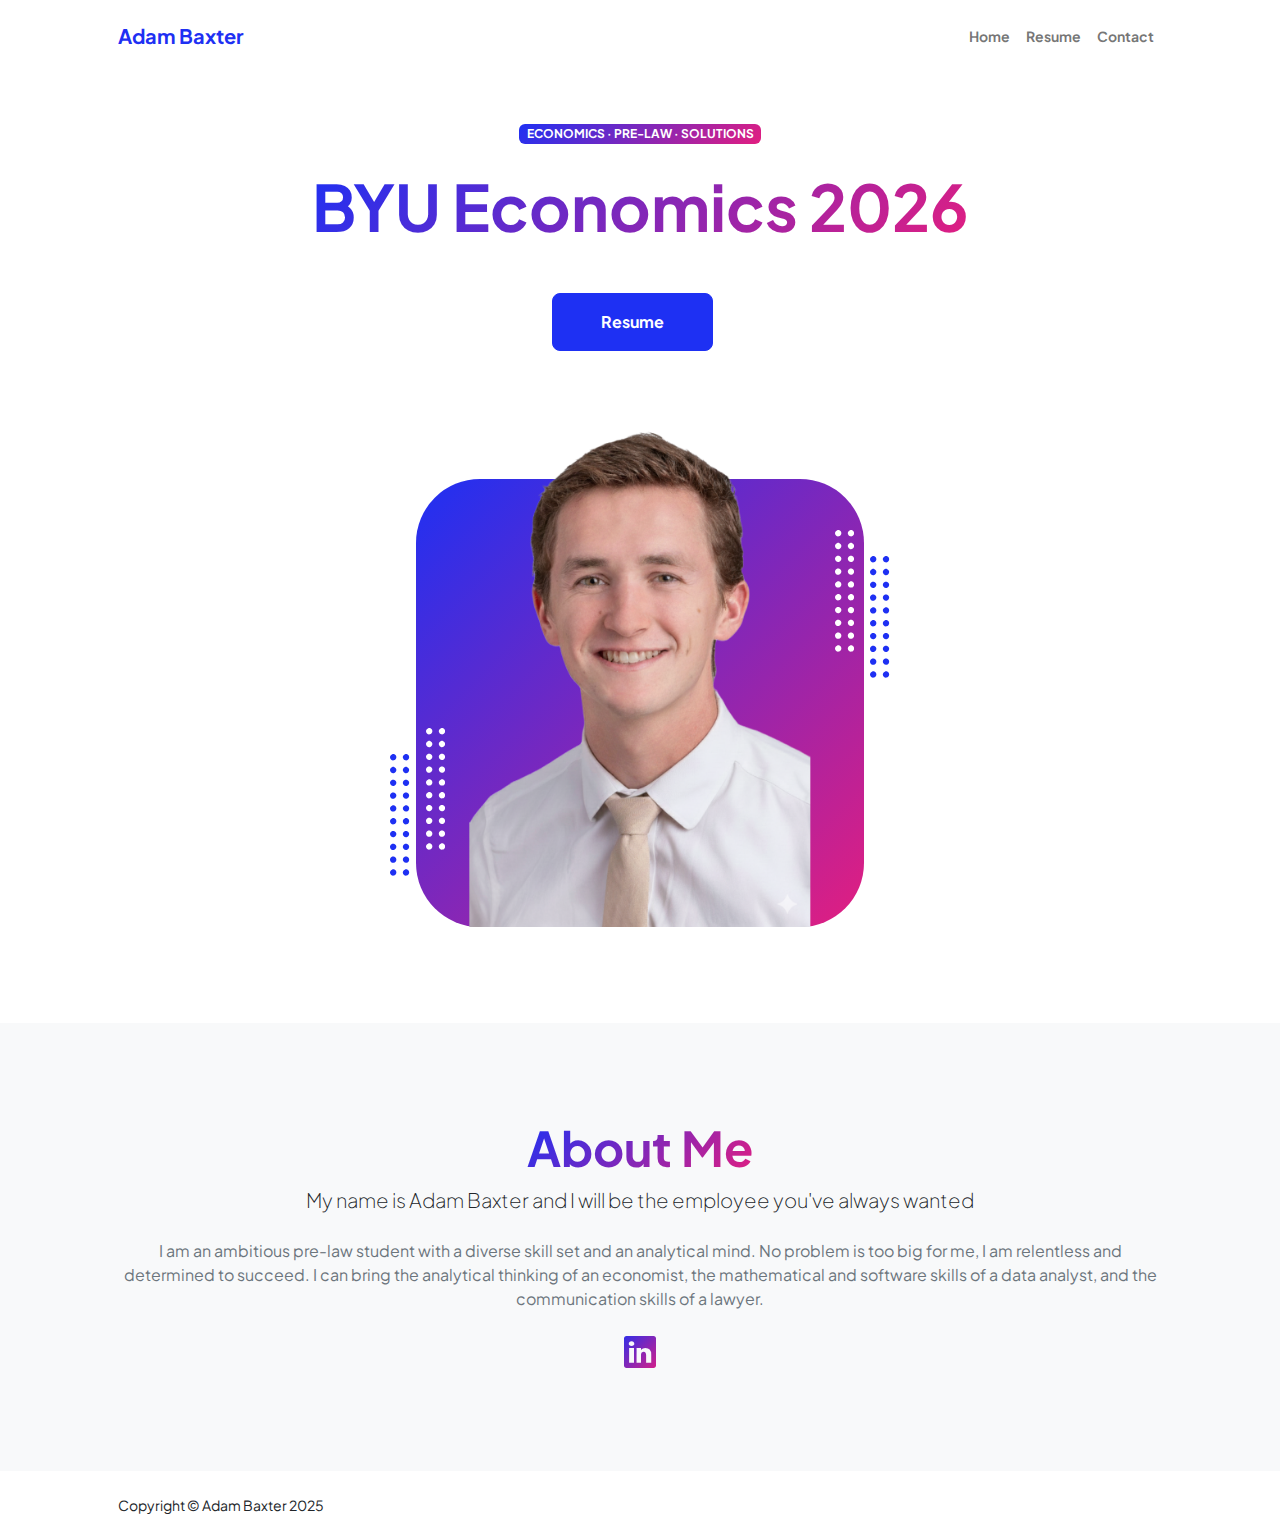
<file: Professional Page/index.html>
<!DOCTYPE html>
<html lang="en">
    <head>
        <meta charset="utf-8" />
        <meta name="viewport" content="width=device-width, initial-scale=1, shrink-to-fit=no" />
        <meta name="description" content="" />
        <meta name="author" content="" />
        <title>Personal - Adam Baxter</title>
        <!-- Favicon-->
        <link rel="icon" type="image/x-icon" href="assets/favicon.ico" />
        <!-- Custom Google font-->
        <link rel="preconnect" href="https://fonts.googleapis.com" />
        <link rel="preconnect" href="https://fonts.gstatic.com" crossorigin />
        <link href="https://fonts.googleapis.com/css2?family=Plus+Jakarta+Sans:wght@100;200;300;400;500;600;700;800;900&amp;display=swap" rel="stylesheet" />
        <!-- Bootstrap icons-->
        <link href="https://cdn.jsdelivr.net/npm/bootstrap-icons@1.8.1/font/bootstrap-icons.css" rel="stylesheet" />
        <!-- Core theme CSS (includes Bootstrap)-->
        <link href="css/styles.css" rel="stylesheet" />
    </head>
    <body class="d-flex flex-column h-100">
        <main class="flex-shrink-0">
            <!-- Navigation-->
            <nav class="navbar navbar-expand-lg navbar-light bg-white py-3">
                <div class="container px-5">
                    <a class="navbar-brand" href="index.html"><span class="fw-bolder text-primary">Adam Baxter</span></a>
                    <button class="navbar-toggler" type="button" data-bs-toggle="collapse" data-bs-target="#navbarSupportedContent" aria-controls="navbarSupportedContent" aria-expanded="false" aria-label="Toggle navigation"><span class="navbar-toggler-icon"></span></button>
                    <div class="collapse navbar-collapse" id="navbarSupportedContent">
                        <ul class="navbar-nav ms-auto mb-2 mb-lg-0 small fw-bolder">
                            <li class="nav-item"><a class="nav-link" href="index.html">Home</a></li>
                            <li class="nav-item"><a class="nav-link" href="resume.html">Resume</a></li>
                            <!-- <li class="nav-item"><a class="nav-link" href="projects.html">Projects</a></li> -->
                            <li class="nav-item"><a class="nav-link" href="contact.html">Contact</a></li>
                        </ul>
                    </div>
                </div>
            </nav>
            <!-- Header-->
            <header class="py-5">
                <div class="container px-5 pb-5">
                    <div class="row gx-5 align-items-center">
                        <div class="col-xxl-5">
                            <!-- Header text content-->
                            <div class="text-center text-xxl-start">
                                <div class="badge bg-gradient-primary-to-secondary text-white mb-4"><div class="text-uppercase">Economics &middot; Pre-Law &middot; Solutions</div></div>
                                <!-- <div class="fs-3 fw-light text-muted">I can help your business</div> -->
                                <h1 class="display-3 fw-bolder mb-5"><span class="text-gradient d-inline">BYU Economics  2026</span></h1>
                                <div class="d-grid gap-3 d-sm-flex justify-content-sm-center justify-content-xxl-start mb-3">
                                    <a class="btn btn-primary btn-lg px-5 py-3 me-sm-3 fs-6 fw-bolder" href="resume.html">Resume</a>
                                    <!-- <a class="btn btn-outline-dark btn-lg px-5 py-3 fs-6 fw-bolder" href="projects.html">Projects</a> -->
                                </div>
                            </div>
                        </div>
                        <div class="col-xxl-7">
                            <!-- Header profile picture-->
                            <div class="d-flex justify-content-center mt-5 mt-xxl-0">
                                <div class="profile bg-gradient-primary-to-secondary">
                                    <!-- TIP: For best results, use a photo with a transparent background like the demo example below-->
                                    <!-- Watch a tutorial on how to do this on YouTube (link)-->
                                    <img class="profile-img" src="assets/profile.png" alt="..." />
                                    <div class="dots-1">
                                        <!-- SVG Dots-->
                                        <svg version="1.1" xmlns="http://www.w3.org/2000/svg" xmlns:xlink="http://www.w3.org/1999/xlink" x="0px" y="0px" viewBox="0 0 191.6 1215.4" style="enable-background: new 0 0 191.6 1215.4" xml:space="preserve">
                                            <g transform="translate(0.000000,1280.000000) scale(0.100000,-0.100000)">
                                                <path d="M227.7,12788.6c-105-35-200-141-222-248c-43-206,163-412,369-369c155,32,275,190,260,339c-11,105-90,213-190,262        C383.7,12801.6,289.7,12808.6,227.7,12788.6z"></path>
                                                <path d="M1507.7,12788.6c-151-50-253-216-222-362c25-119,136-230,254-255c194-41,395,142,375,339c-11,105-90,213-190,262        C1663.7,12801.6,1569.7,12808.6,1507.7,12788.6z"></path>
                                                <path d="M227.7,11508.6c-105-35-200-141-222-248c-43-206,163-412,369-369c155,32,275,190,260,339c-11,105-90,213-190,262        C383.7,11521.6,289.7,11528.6,227.7,11508.6z"></path>
                                                <path d="M1507.7,11508.6c-151-50-253-216-222-362c25-119,136-230,254-255c194-41,395,142,375,339c-11,105-90,213-190,262        C1663.7,11521.6,1569.7,11528.6,1507.7,11508.6z"></path>
                                                <path d="M227.7,10228.6c-105-35-200-141-222-248c-43-206,163-412,369-369c155,32,275,190,260,339c-11,105-90,213-190,262        C383.7,10241.6,289.7,10248.6,227.7,10228.6z"></path>
                                                <path d="M1507.7,10228.6c-105-35-200-141-222-248c-43-206,163-412,369-369c155,32,275,190,260,339c-11,105-90,213-190,262        C1663.7,10241.6,1569.7,10248.6,1507.7,10228.6z"></path>
                                                <path d="M227.7,8948.6c-105-35-200-141-222-248c-43-206,163-412,369-369c155,32,275,190,260,339c-11,105-90,213-190,262        C383.7,8961.6,289.7,8968.6,227.7,8948.6z"></path>
                                                <path d="M1507.7,8948.6c-105-35-200-141-222-248c-43-206,163-412,369-369c155,32,275,190,260,339c-11,105-90,213-190,262        C1663.7,8961.6,1569.7,8968.6,1507.7,8948.6z"></path>
                                                <path d="M227.7,7668.6c-105-35-200-141-222-248c-43-206,163-412,369-369c155,32,275,190,260,339c-11,105-90,213-190,262        C383.7,7681.6,289.7,7688.6,227.7,7668.6z"></path>
                                                <path d="M1507.7,7668.6c-105-35-200-141-222-248c-43-206,163-412,369-369c155,32,275,190,260,339c-11,105-90,213-190,262        C1663.7,7681.6,1569.7,7688.6,1507.7,7668.6z"></path>
                                                <path d="M227.7,6388.6c-105-35-200-141-222-248c-43-206,163-412,369-369c155,32,275,190,260,339c-11,105-90,213-190,262        C383.7,6401.6,289.7,6408.6,227.7,6388.6z"></path>
                                                <path d="M1507.7,6388.6c-105-35-200-141-222-248c-43-206,163-412,369-369c155,32,275,190,260,339c-11,105-90,213-190,262        C1663.7,6401.6,1569.7,6408.6,1507.7,6388.6z"></path>
                                                <path d="M227.7,5108.6c-105-35-200-141-222-248c-43-206,163-412,369-369c155,32,275,190,260,339c-11,105-90,213-190,262        C383.7,5121.6,289.7,5128.6,227.7,5108.6z"></path>
                                                <path d="M1507.7,5108.6c-105-35-200-141-222-248c-43-206,163-412,369-369c155,32,275,190,260,339c-11,105-90,213-190,262        C1663.7,5121.6,1569.7,5128.6,1507.7,5108.6z"></path>
                                                <path d="M227.7,3828.6c-105-35-200-141-222-248c-43-206,163-412,369-369c155,32,275,190,260,339c-11,105-90,213-190,262        C383.7,3841.6,289.7,3848.6,227.7,3828.6z"></path>
                                                <path d="M1507.7,3828.6c-105-35-200-141-222-248c-43-206,163-412,369-369c155,32,275,190,260,339c-11,105-90,213-190,262        C1663.7,3841.6,1569.7,3848.6,1507.7,3828.6z"></path>
                                                <path d="M227.7,2548.6c-105-35-200-141-222-248c-43-206,163-412,369-369c155,32,275,190,260,339c-11,105-90,213-190,262        C383.7,2561.6,289.7,2568.6,227.7,2548.6z"></path>
                                                <path d="M1507.7,2548.6c-105-35-200-141-222-248c-43-206,163-412,369-369c155,32,275,190,260,339c-11,105-90,213-190,262        C1663.7,2561.6,1569.7,2568.6,1507.7,2548.6z"></path>
                                                <path d="M227.7,1268.6c-105-35-200-141-222-248c-43-206,163-412,369-369c155,32,275,190,260,339c-11,105-90,213-190,262        C383.7,1281.6,289.7,1288.6,227.7,1268.6z"></path>
                                                <path d="M1507.7,1268.6c-105-35-200-141-222-248c-43-206,163-412,369-369c155,32,275,190,260,339c-11,105-90,213-190,262        C1663.7,1281.6,1569.7,1288.6,1507.7,1268.6z"></path>
                                            </g>
                                        </svg>
                                        <!-- END of SVG dots-->
                                    </div>
                                    <div class="dots-2">
                                        <!-- SVG Dots-->
                                        <svg version="1.1" xmlns="http://www.w3.org/2000/svg" xmlns:xlink="http://www.w3.org/1999/xlink" x="0px" y="0px" viewBox="0 0 191.6 1215.4" style="enable-background: new 0 0 191.6 1215.4" xml:space="preserve">
                                            <g transform="translate(0.000000,1280.000000) scale(0.100000,-0.100000)">
                                                <path d="M227.7,12788.6c-105-35-200-141-222-248c-43-206,163-412,369-369c155,32,275,190,260,339c-11,105-90,213-190,262        C383.7,12801.6,289.7,12808.6,227.7,12788.6z"></path>
                                                <path d="M1507.7,12788.6c-151-50-253-216-222-362c25-119,136-230,254-255c194-41,395,142,375,339c-11,105-90,213-190,262        C1663.7,12801.6,1569.7,12808.6,1507.7,12788.6z"></path>
                                                <path d="M227.7,11508.6c-105-35-200-141-222-248c-43-206,163-412,369-369c155,32,275,190,260,339c-11,105-90,213-190,262        C383.7,11521.6,289.7,11528.6,227.7,11508.6z"></path>
                                                <path d="M1507.7,11508.6c-151-50-253-216-222-362c25-119,136-230,254-255c194-41,395,142,375,339c-11,105-90,213-190,262        C1663.7,11521.6,1569.7,11528.6,1507.7,11508.6z"></path>
                                                <path d="M227.7,10228.6c-105-35-200-141-222-248c-43-206,163-412,369-369c155,32,275,190,260,339c-11,105-90,213-190,262        C383.7,10241.6,289.7,10248.6,227.7,10228.6z"></path>
                                                <path d="M1507.7,10228.6c-105-35-200-141-222-248c-43-206,163-412,369-369c155,32,275,190,260,339c-11,105-90,213-190,262        C1663.7,10241.6,1569.7,10248.6,1507.7,10228.6z"></path>
                                                <path d="M227.7,8948.6c-105-35-200-141-222-248c-43-206,163-412,369-369c155,32,275,190,260,339c-11,105-90,213-190,262        C383.7,8961.6,289.7,8968.6,227.7,8948.6z"></path>
                                                <path d="M1507.7,8948.6c-105-35-200-141-222-248c-43-206,163-412,369-369c155,32,275,190,260,339c-11,105-90,213-190,262        C1663.7,8961.6,1569.7,8968.6,1507.7,8948.6z"></path>
                                                <path d="M227.7,7668.6c-105-35-200-141-222-248c-43-206,163-412,369-369c155,32,275,190,260,339c-11,105-90,213-190,262        C383.7,7681.6,289.7,7688.6,227.7,7668.6z"></path>
                                                <path d="M1507.7,7668.6c-105-35-200-141-222-248c-43-206,163-412,369-369c155,32,275,190,260,339c-11,105-90,213-190,262        C1663.7,7681.6,1569.7,7688.6,1507.7,7668.6z"></path>
                                                <path d="M227.7,6388.6c-105-35-200-141-222-248c-43-206,163-412,369-369c155,32,275,190,260,339c-11,105-90,213-190,262        C383.7,6401.6,289.7,6408.6,227.7,6388.6z"></path>
                                                <path d="M1507.7,6388.6c-105-35-200-141-222-248c-43-206,163-412,369-369c155,32,275,190,260,339c-11,105-90,213-190,262        C1663.7,6401.6,1569.7,6408.6,1507.7,6388.6z"></path>
                                                <path d="M227.7,5108.6c-105-35-200-141-222-248c-43-206,163-412,369-369c155,32,275,190,260,339c-11,105-90,213-190,262        C383.7,5121.6,289.7,5128.6,227.7,5108.6z"></path>
                                                <path d="M1507.7,5108.6c-105-35-200-141-222-248c-43-206,163-412,369-369c155,32,275,190,260,339c-11,105-90,213-190,262        C1663.7,5121.6,1569.7,5128.6,1507.7,5108.6z"></path>
                                                <path d="M227.7,3828.6c-105-35-200-141-222-248c-43-206,163-412,369-369c155,32,275,190,260,339c-11,105-90,213-190,262        C383.7,3841.6,289.7,3848.6,227.7,3828.6z"></path>
                                                <path d="M1507.7,3828.6c-105-35-200-141-222-248c-43-206,163-412,369-369c155,32,275,190,260,339c-11,105-90,213-190,262        C1663.7,3841.6,1569.7,3848.6,1507.7,3828.6z"></path>
                                                <path d="M227.7,2548.6c-105-35-200-141-222-248c-43-206,163-412,369-369c155,32,275,190,260,339c-11,105-90,213-190,262        C383.7,2561.6,289.7,2568.6,227.7,2548.6z"></path>
                                                <path d="M1507.7,2548.6c-105-35-200-141-222-248c-43-206,163-412,369-369c155,32,275,190,260,339c-11,105-90,213-190,262        C1663.7,2561.6,1569.7,2568.6,1507.7,2548.6z"></path>
                                                <path d="M227.7,1268.6c-105-35-200-141-222-248c-43-206,163-412,369-369c155,32,275,190,260,339c-11,105-90,213-190,262        C383.7,1281.6,289.7,1288.6,227.7,1268.6z"></path>
                                                <path d="M1507.7,1268.6c-105-35-200-141-222-248c-43-206,163-412,369-369c155,32,275,190,260,339c-11,105-90,213-190,262        C1663.7,1281.6,1569.7,1288.6,1507.7,1268.6z"></path>
                                            </g>
                                        </svg>
                                        <!-- END of SVG dots-->
                                    </div>
                                    <div class="dots-3">
                                        <!-- SVG Dots-->
                                        <svg version="1.1" xmlns="http://www.w3.org/2000/svg" xmlns:xlink="http://www.w3.org/1999/xlink" x="0px" y="0px" viewBox="0 0 191.6 1215.4" style="enable-background: new 0 0 191.6 1215.4" xml:space="preserve">
                                            <g transform="translate(0.000000,1280.000000) scale(0.100000,-0.100000)">
                                                <path d="M227.7,12788.6c-105-35-200-141-222-248c-43-206,163-412,369-369c155,32,275,190,260,339c-11,105-90,213-190,262        C383.7,12801.6,289.7,12808.6,227.7,12788.6z"></path>
                                                <path d="M1507.7,12788.6c-151-50-253-216-222-362c25-119,136-230,254-255c194-41,395,142,375,339c-11,105-90,213-190,262        C1663.7,12801.6,1569.7,12808.6,1507.7,12788.6z"></path>
                                                <path d="M227.7,11508.6c-105-35-200-141-222-248c-43-206,163-412,369-369c155,32,275,190,260,339c-11,105-90,213-190,262        C383.7,11521.6,289.7,11528.6,227.7,11508.6z"></path>
                                                <path d="M1507.7,11508.6c-151-50-253-216-222-362c25-119,136-230,254-255c194-41,395,142,375,339c-11,105-90,213-190,262        C1663.7,11521.6,1569.7,11528.6,1507.7,11508.6z"></path>
                                                <path d="M227.7,10228.6c-105-35-200-141-222-248c-43-206,163-412,369-369c155,32,275,190,260,339c-11,105-90,213-190,262        C383.7,10241.6,289.7,10248.6,227.7,10228.6z"></path>
                                                <path d="M1507.7,10228.6c-105-35-200-141-222-248c-43-206,163-412,369-369c155,32,275,190,260,339c-11,105-90,213-190,262        C1663.7,10241.6,1569.7,10248.6,1507.7,10228.6z"></path>
                                                <path d="M227.7,8948.6c-105-35-200-141-222-248c-43-206,163-412,369-369c155,32,275,190,260,339c-11,105-90,213-190,262        C383.7,8961.6,289.7,8968.6,227.7,8948.6z"></path>
                                                <path d="M1507.7,8948.6c-105-35-200-141-222-248c-43-206,163-412,369-369c155,32,275,190,260,339c-11,105-90,213-190,262        C1663.7,8961.6,1569.7,8968.6,1507.7,8948.6z"></path>
                                                <path d="M227.7,7668.6c-105-35-200-141-222-248c-43-206,163-412,369-369c155,32,275,190,260,339c-11,105-90,213-190,262        C383.7,7681.6,289.7,7688.6,227.7,7668.6z"></path>
                                                <path d="M1507.7,7668.6c-105-35-200-141-222-248c-43-206,163-412,369-369c155,32,275,190,260,339c-11,105-90,213-190,262        C1663.7,7681.6,1569.7,7688.6,1507.7,7668.6z"></path>
                                                <path d="M227.7,6388.6c-105-35-200-141-222-248c-43-206,163-412,369-369c155,32,275,190,260,339c-11,105-90,213-190,262        C383.7,6401.6,289.7,6408.6,227.7,6388.6z"></path>
                                                <path d="M1507.7,6388.6c-105-35-200-141-222-248c-43-206,163-412,369-369c155,32,275,190,260,339c-11,105-90,213-190,262        C1663.7,6401.6,1569.7,6408.6,1507.7,6388.6z"></path>
                                                <path d="M227.7,5108.6c-105-35-200-141-222-248c-43-206,163-412,369-369c155,32,275,190,260,339c-11,105-90,213-190,262        C383.7,5121.6,289.7,5128.6,227.7,5108.6z"></path>
                                                <path d="M1507.7,5108.6c-105-35-200-141-222-248c-43-206,163-412,369-369c155,32,275,190,260,339c-11,105-90,213-190,262        C1663.7,5121.6,1569.7,5128.6,1507.7,5108.6z"></path>
                                                <path d="M227.7,3828.6c-105-35-200-141-222-248c-43-206,163-412,369-369c155,32,275,190,260,339c-11,105-90,213-190,262        C383.7,3841.6,289.7,3848.6,227.7,3828.6z"></path>
                                                <path d="M1507.7,3828.6c-105-35-200-141-222-248c-43-206,163-412,369-369c155,32,275,190,260,339c-11,105-90,213-190,262        C1663.7,3841.6,1569.7,3848.6,1507.7,3828.6z"></path>
                                                <path d="M227.7,2548.6c-105-35-200-141-222-248c-43-206,163-412,369-369c155,32,275,190,260,339c-11,105-90,213-190,262        C383.7,2561.6,289.7,2568.6,227.7,2548.6z"></path>
                                                <path d="M1507.7,2548.6c-105-35-200-141-222-248c-43-206,163-412,369-369c155,32,275,190,260,339c-11,105-90,213-190,262        C1663.7,2561.6,1569.7,2568.6,1507.7,2548.6z"></path>
                                                <path d="M227.7,1268.6c-105-35-200-141-222-248c-43-206,163-412,369-369c155,32,275,190,260,339c-11,105-90,213-190,262        C383.7,1281.6,289.7,1288.6,227.7,1268.6z"></path>
                                                <path d="M1507.7,1268.6c-105-35-200-141-222-248c-43-206,163-412,369-369c155,32,275,190,260,339c-11,105-90,213-190,262        C1663.7,1281.6,1569.7,1288.6,1507.7,1268.6z"></path>
                                            </g>
                                        </svg>
                                        <!-- END of SVG dots-->
                                    </div>
                                    <div class="dots-4">
                                        <!-- SVG Dots-->
                                        <svg version="1.1" xmlns="http://www.w3.org/2000/svg" xmlns:xlink="http://www.w3.org/1999/xlink" x="0px" y="0px" viewBox="0 0 191.6 1215.4" style="enable-background: new 0 0 191.6 1215.4" xml:space="preserve">
                                            <g transform="translate(0.000000,1280.000000) scale(0.100000,-0.100000)">
                                                <path d="M227.7,12788.6c-105-35-200-141-222-248c-43-206,163-412,369-369c155,32,275,190,260,339c-11,105-90,213-190,262        C383.7,12801.6,289.7,12808.6,227.7,12788.6z"></path>
                                                <path d="M1507.7,12788.6c-151-50-253-216-222-362c25-119,136-230,254-255c194-41,395,142,375,339c-11,105-90,213-190,262        C1663.7,12801.6,1569.7,12808.6,1507.7,12788.6z"></path>
                                                <path d="M227.7,11508.6c-105-35-200-141-222-248c-43-206,163-412,369-369c155,32,275,190,260,339c-11,105-90,213-190,262        C383.7,11521.6,289.7,11528.6,227.7,11508.6z"></path>
                                                <path d="M1507.7,11508.6c-151-50-253-216-222-362c25-119,136-230,254-255c194-41,395,142,375,339c-11,105-90,213-190,262        C1663.7,11521.6,1569.7,11528.6,1507.7,11508.6z"></path>
                                                <path d="M227.7,10228.6c-105-35-200-141-222-248c-43-206,163-412,369-369c155,32,275,190,260,339c-11,105-90,213-190,262        C383.7,10241.6,289.7,10248.6,227.7,10228.6z"></path>
                                                <path d="M1507.7,10228.6c-105-35-200-141-222-248c-43-206,163-412,369-369c155,32,275,190,260,339c-11,105-90,213-190,262        C1663.7,10241.6,1569.7,10248.6,1507.7,10228.6z"></path>
                                                <path d="M227.7,8948.6c-105-35-200-141-222-248c-43-206,163-412,369-369c155,32,275,190,260,339c-11,105-90,213-190,262        C383.7,8961.6,289.7,8968.6,227.7,8948.6z"></path>
                                                <path d="M1507.7,8948.6c-105-35-200-141-222-248c-43-206,163-412,369-369c155,32,275,190,260,339c-11,105-90,213-190,262        C1663.7,8961.6,1569.7,8968.6,1507.7,8948.6z"></path>
                                                <path d="M227.7,7668.6c-105-35-200-141-222-248c-43-206,163-412,369-369c155,32,275,190,260,339c-11,105-90,213-190,262        C383.7,7681.6,289.7,7688.6,227.7,7668.6z"></path>
                                                <path d="M1507.7,7668.6c-105-35-200-141-222-248c-43-206,163-412,369-369c155,32,275,190,260,339c-11,105-90,213-190,262        C1663.7,7681.6,1569.7,7688.6,1507.7,7668.6z"></path>
                                                <path d="M227.7,6388.6c-105-35-200-141-222-248c-43-206,163-412,369-369c155,32,275,190,260,339c-11,105-90,213-190,262        C383.7,6401.6,289.7,6408.6,227.7,6388.6z"></path>
                                                <path d="M1507.7,6388.6c-105-35-200-141-222-248c-43-206,163-412,369-369c155,32,275,190,260,339c-11,105-90,213-190,262        C1663.7,6401.6,1569.7,6408.6,1507.7,6388.6z"></path>
                                                <path d="M227.7,5108.6c-105-35-200-141-222-248c-43-206,163-412,369-369c155,32,275,190,260,339c-11,105-90,213-190,262        C383.7,5121.6,289.7,5128.6,227.7,5108.6z"></path>
                                                <path d="M1507.7,5108.6c-105-35-200-141-222-248c-43-206,163-412,369-369c155,32,275,190,260,339c-11,105-90,213-190,262        C1663.7,5121.6,1569.7,5128.6,1507.7,5108.6z"></path>
                                                <path d="M227.7,3828.6c-105-35-200-141-222-248c-43-206,163-412,369-369c155,32,275,190,260,339c-11,105-90,213-190,262        C383.7,3841.6,289.7,3848.6,227.7,3828.6z"></path>
                                                <path d="M1507.7,3828.6c-105-35-200-141-222-248c-43-206,163-412,369-369c155,32,275,190,260,339c-11,105-90,213-190,262        C1663.7,3841.6,1569.7,3848.6,1507.7,3828.6z"></path>
                                                <path d="M227.7,2548.6c-105-35-200-141-222-248c-43-206,163-412,369-369c155,32,275,190,260,339c-11,105-90,213-190,262        C383.7,2561.6,289.7,2568.6,227.7,2548.6z"></path>
                                                <path d="M1507.7,2548.6c-105-35-200-141-222-248c-43-206,163-412,369-369c155,32,275,190,260,339c-11,105-90,213-190,262        C1663.7,2561.6,1569.7,2568.6,1507.7,2548.6z"></path>
                                                <path d="M227.7,1268.6c-105-35-200-141-222-248c-43-206,163-412,369-369c155,32,275,190,260,339c-11,105-90,213-190,262        C383.7,1281.6,289.7,1288.6,227.7,1268.6z"></path>
                                                <path d="M1507.7,1268.6c-105-35-200-141-222-248c-43-206,163-412,369-369c155,32,275,190,260,339c-11,105-90,213-190,262        C1663.7,1281.6,1569.7,1288.6,1507.7,1268.6z"></path>
                                            </g>
                                        </svg>
                                        <!-- END of SVG dots-->
                                    </div>
                                </div>
                            </div>
                        </div>
                    </div>
                </div>
            </header>
            <!-- About Section-->
            <section class="bg-light py-5">
                <div class="container px-5">
                    <div class="row gx-5 justify-content-center">
                        <div class="col-xxl-8">
                            <div class="text-center my-5">
                                <h2 class="display-5 fw-bolder"><span class="text-gradient d-inline">About Me</span></h2>
                                <p class="lead fw-light mb-4">My name is Adam Baxter and I will be the employee you've always wanted</p>
                                <p class="text-muted">I am an ambitious pre-law student with a diverse skill set and an analytical mind. No problem is too big for me, I am relentless and determined to succeed. I can bring the analytical thinking of an economist, the mathematical and software skills of a data analyst, and the communication skills of a lawyer.</p>
                                <div class="d-flex justify-content-center fs-2 gap-4">
                                    <!-- <a class="text-gradient" href="#!"><i class="bi bi-twitter"></i></a> -->
                                    <a class="text-gradient" href="https://www.linkedin.com/in/adam-baxter2190/"><i class="bi bi-linkedin"></i></a>
                                    <!-- <a class="text-gradient" href="#!"><i class="bi bi-github"></i></a> -->
                                </div>
                            </div>
                        </div>
                    </div>
                </div>
            </section>
        </main>
        <!-- Footer-->
        <footer class="bg-white py-4 mt-auto">
            <div class="container px-5">
                <div class="row align-items-center justify-content-between flex-column flex-sm-row">
                    <div class="col-auto"><div class="small m-0">Copyright &copy; Adam Baxter 2025</div></div>
                    <div class="col-auto">
                        <!-- <a class="small" href="#!">Privacy</a> -->
                        <!-- <span class="mx-1">&middot;</span> -->
                        <!-- <a class="small" href="#!">Terms</a> -->
                        <!-- <span class="mx-1">&middot;</span> -->
                        <!-- <a class="small" href="#!">Contact</a> -->
                    </div>
                </div>
            </div>
        </footer>
        <!-- Bootstrap core JS-->
        <script src="https://cdn.jsdelivr.net/npm/bootstrap@5.2.3/dist/js/bootstrap.bundle.min.js"></script>
        <!-- Core theme JS-->
        <script src="js/scripts.js"></script>
    </body>
</html>
</file>
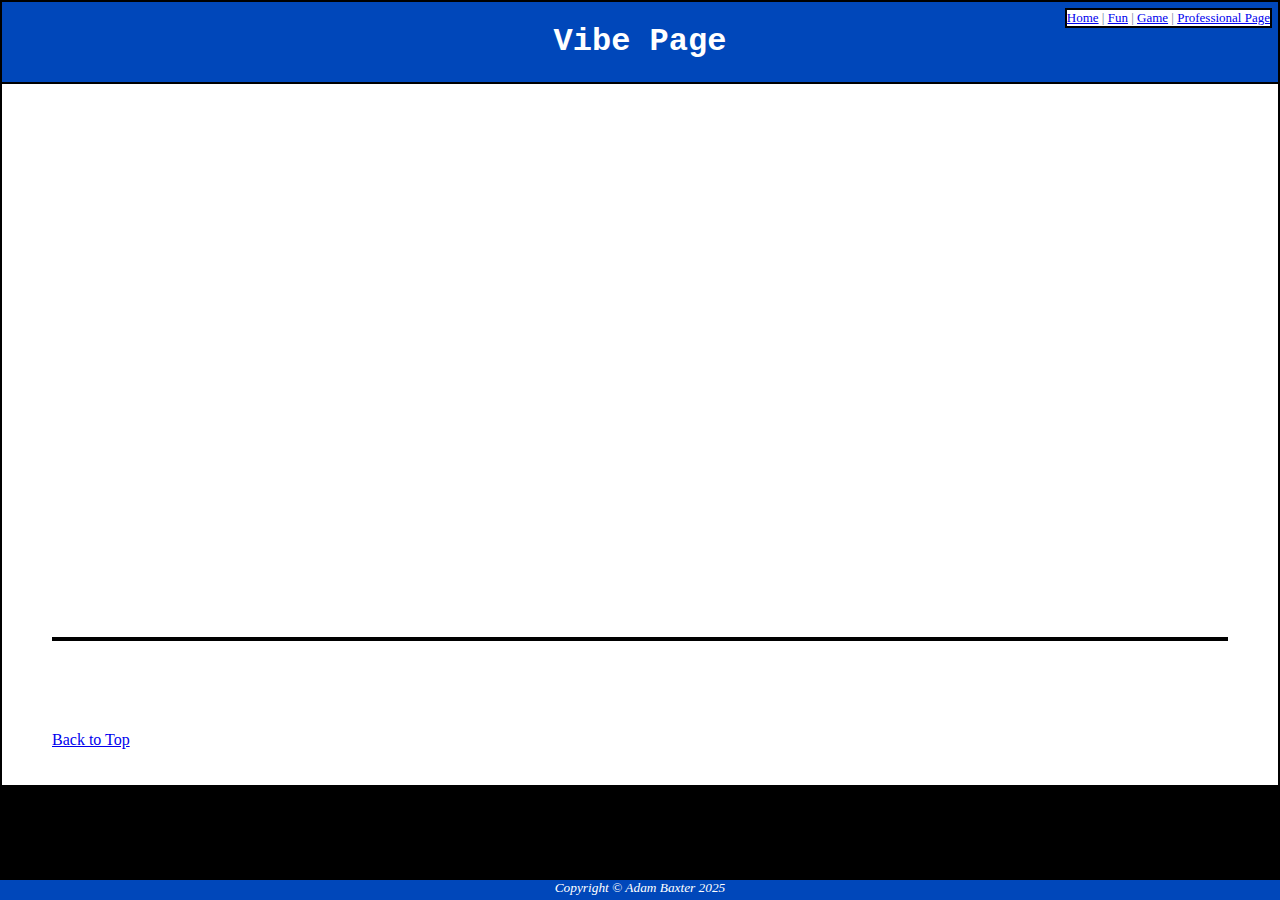
<file: vibe.html>
<!DOCTYPE html>
<html lang="en">
<head>
    <meta charset="UTF-8">
    <meta name="viewport" content="width=device-width, initial-scale=1.0">
    <title>Document</title>
    <link rel="stylesheet" href="styles/divstyles.css">
</head>
<body>
    <div class="common nav">
        <a href="index.html">Home</a> |
        <a href="fun.html">Fun</a> |
        <a href="pong.html">Game</a> |
        <a href="Professional Page/index.html">Professional Page</a>
    </div>
    <div class="common header">
        <h1>Vibe Page</h1>
    </div>
    <div class="common main">
        <br><br><br><br><br>

        <!-- Chatbot iframe -->
        <iframe
        src="https://www.chatbase.co/chatbot-iframe/2-4DzNOFUQWQqfOQR-2Lh"
        width="50%"
        style="height: 80%; min-height: 500px"
        frameborder="0">
        </iframe>

        <!-- YouTube video -->
        <iframe width="560" height="315" src="https://www.youtube.com/embed/njEYlN6b76s?si=knRMpQKxfdSGBbX7" title="YouTube video player" frameborder="0" allow="accelerometer; autoplay; clipboard-write; encrypted-media; gyroscope; picture-in-picture; web-share" referrerpolicy="strict-origin-when-cross-origin" allowfullscreen></iframe>

        <!-- Tableau Dashboard -->
        <div class='tableauPlaceholder common' id='viz1764009794050' style='position: relative'><noscript><a href='#'><img alt='Dashboard 1 ' src='https:&#47;&#47;public.tableau.com&#47;static&#47;images&#47;Sm&#47;SmartphoneUsageamongYouth&#47;Dashboard1&#47;1_rss.png' style='border: none' /></a></noscript><object class='tableauViz'  style='display:none;'><param name='host_url' value='https%3A%2F%2Fpublic.tableau.com%2F' /> <param name='embed_code_version' value='3' /> <param name='site_root' value='' /><param name='name' value='SmartphoneUsageamongYouth&#47;Dashboard1' /><param name='tabs' value='no' /><param name='toolbar' value='no' /><param name='static_image' value='https:&#47;&#47;public.tableau.com&#47;static&#47;images&#47;Sm&#47;SmartphoneUsageamongYouth&#47;Dashboard1&#47;1.png' /> <param name='animate_transition' value='yes' /><param name='display_static_image' value='yes' /><param name='display_spinner' value='yes' /><param name='display_overlay' value='yes' /><param name='display_count' value='yes' /><param name='language' value='en-US' /></object></div>                <script type='text/javascript'>                    var divElement = document.getElementById('viz1764009794050');                    var vizElement = divElement.getElementsByTagName('object')[0];                    vizElement.style.width='900px';vizElement.style.height='800px';                    var scriptElement = document.createElement('script');                    scriptElement.src = 'https://public.tableau.com/javascripts/api/viz_v1.js';                    vizElement.parentNode.insertBefore(scriptElement, vizElement);                </script>
        <br><br><br><br><br>
        <a href="#">Back to Top</a>
        <br><br><br>
    </div>
    <div class="footer">
        <span>Copyright &copy; Adam Baxter 2025</span>
    </div>
</body>
</html>
</file>
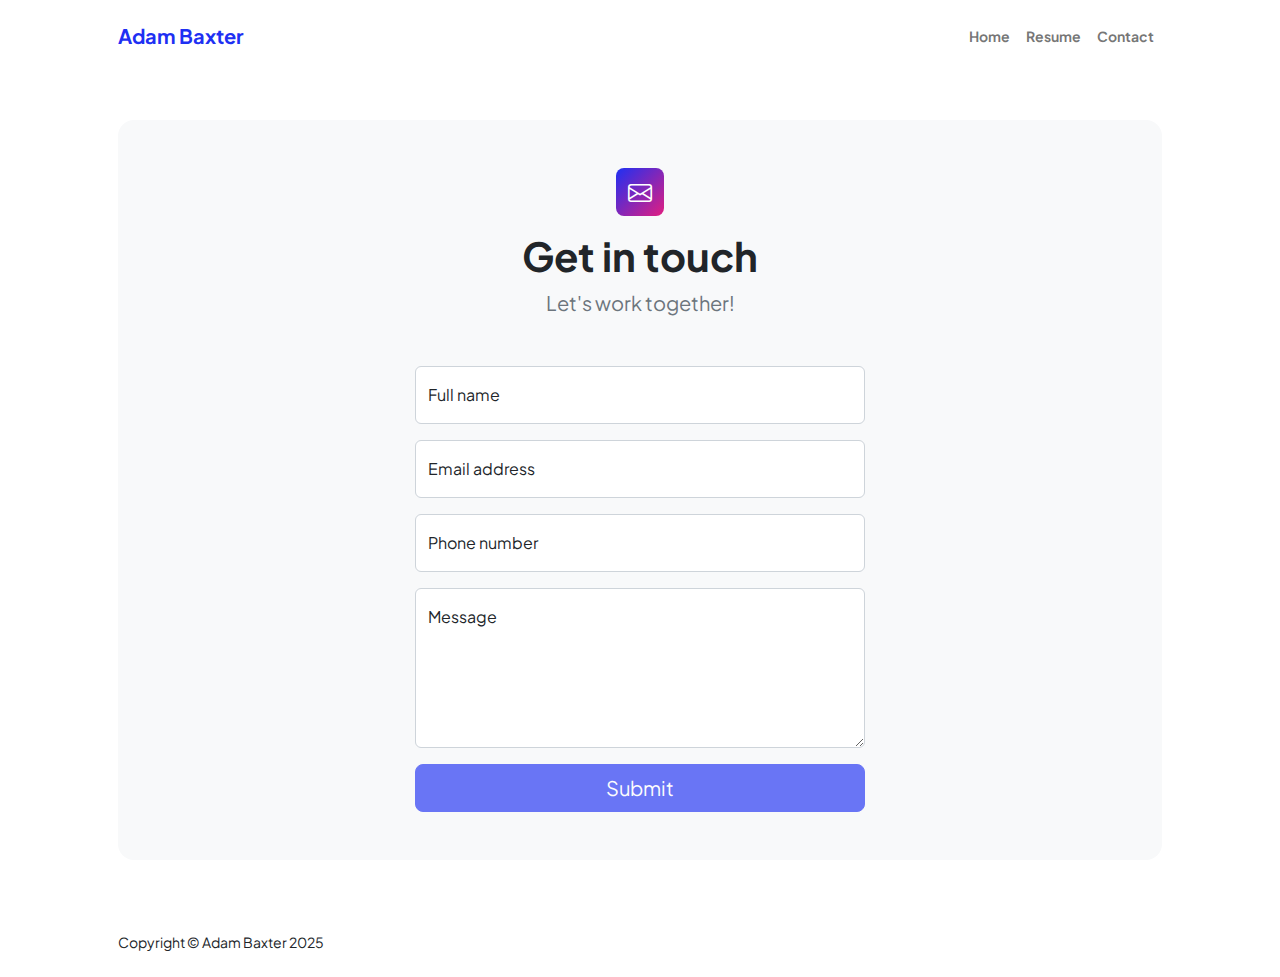
<file: Professional Page/contact.html>
<!DOCTYPE html>
<html lang="en">
    <head>
        <meta charset="utf-8" />
        <meta name="viewport" content="width=device-width, initial-scale=1, shrink-to-fit=no" />
        <meta name="description" content />
        <meta name="author" content />
        <title>Modern Business - Start Bootstrap Template</title>
        <!-- Favicon-->
        <link rel="icon" type="image/x-icon" href="assets/favicon.ico" />
        <!-- Custom Google font-->
        <link rel="preconnect" href="https://fonts.googleapis.com" />
        <link rel="preconnect" href="https://fonts.gstatic.com" crossorigin />
        <link href="https://fonts.googleapis.com/css2?family=Plus+Jakarta+Sans:wght@100;200;300;400;500;600;700;800;900&amp;display=swap" rel="stylesheet" />
        <!-- Bootstrap icons-->
        <link href="https://cdn.jsdelivr.net/npm/bootstrap-icons@1.8.1/font/bootstrap-icons.css" rel="stylesheet" />
        <!-- Core theme CSS (includes Bootstrap)-->
        <link href="css/styles.css" rel="stylesheet" />
    </head>
    <body class="d-flex flex-column">
        <main class="flex-shrink-0">
            <!-- Navigation-->
            <nav class="navbar navbar-expand-lg navbar-light bg-white py-3">
                <div class="container px-5">
                    <a class="navbar-brand" href="index.html"><span class="fw-bolder text-primary">Adam Baxter</span></a>
                    <button class="navbar-toggler" type="button" data-bs-toggle="collapse" data-bs-target="#navbarSupportedContent" aria-controls="navbarSupportedContent" aria-expanded="false" aria-label="Toggle navigation"><span class="navbar-toggler-icon"></span></button>
                    <div class="collapse navbar-collapse" id="navbarSupportedContent">
                        <ul class="navbar-nav ms-auto mb-2 mb-lg-0 small fw-bolder">
                            <li class="nav-item"><a class="nav-link" href="index.html">Home</a></li>
                            <li class="nav-item"><a class="nav-link" href="resume.html">Resume</a></li>
                            <!-- <li class="nav-item"><a class="nav-link" href="projects.html">Projects</a></li> -->
                            <li class="nav-item"><a class="nav-link" href="contact.html">Contact</a></li>
                        </ul>
                    </div>
                </div>
            </nav>
            <!-- Page content-->
            <section class="py-5">
                <div class="container px-5">
                    <!-- Contact form-->
                    <div class="bg-light rounded-4 py-5 px-4 px-md-5">
                        <div class="text-center mb-5">
                            <div class="feature bg-primary bg-gradient-primary-to-secondary text-white rounded-3 mb-3"><i class="bi bi-envelope"></i></div>
                            <h1 class="fw-bolder">Get in touch</h1>
                            <p class="lead fw-normal text-muted mb-0">Let's work together!</p>
                        </div>
                        <div class="row gx-5 justify-content-center">
                            <div class="col-lg-8 col-xl-6">
                                <!-- * * * * * * * * * * * * * * *-->
                                <!-- * * SB Forms Contact Form * *-->
                                <!-- * * * * * * * * * * * * * * *-->
                                <!-- This form is pre-integrated with SB Forms.-->
                                <!-- To make this form functional, sign up at-->
                                <!-- https://startbootstrap.com/solution/contact-forms-->
                                <!-- to get an API token!-->
                                <form id="contactForm" data-sb-form-api-token="API_TOKEN">
                                    <!-- Name input-->
                                    <div class="form-floating mb-3">
                                        <input class="form-control" id="name" type="text" placeholder="Enter your name..." data-sb-validations="required" />
                                        <label for="name">Full name</label>
                                        <div class="invalid-feedback" data-sb-feedback="name:required">A name is required.</div>
                                    </div>
                                    <!-- Email address input-->
                                    <div class="form-floating mb-3">
                                        <input class="form-control" id="email" type="email" placeholder="name@example.com" data-sb-validations="required,email" />
                                        <label for="email">Email address</label>
                                        <div class="invalid-feedback" data-sb-feedback="email:required">An email is required.</div>
                                        <div class="invalid-feedback" data-sb-feedback="email:email">Email is not valid.</div>
                                    </div>
                                    <!-- Phone number input-->
                                    <div class="form-floating mb-3">
                                        <input class="form-control" id="phone" type="tel" placeholder="(123) 456-7890" data-sb-validations="required" />
                                        <label for="phone">Phone number</label>
                                        <div class="invalid-feedback" data-sb-feedback="phone:required">A phone number is required.</div>
                                    </div>
                                    <!-- Message input-->
                                    <div class="form-floating mb-3">
                                        <textarea class="form-control" id="message" type="text" placeholder="Enter your message here..." style="height: 10rem" data-sb-validations="required"></textarea>
                                        <label for="message">Message</label>
                                        <div class="invalid-feedback" data-sb-feedback="message:required">A message is required.</div>
                                    </div>
                                    <!-- Submit success message-->
                                    <!---->
                                    <!-- This is what your users will see when the form-->
                                    <!-- has successfully submitted-->
                                    <div class="d-none" id="submitSuccessMessage">
                                        <div class="text-center mb-3">
                                            <div class="fw-bolder">Form submission successful!</div>
                                            To activate this form, sign up at
                                            <br />
                                            <a href="https://startbootstrap.com/solution/contact-forms">https://startbootstrap.com/solution/contact-forms</a>
                                        </div>
                                    </div>
                                    <!-- Submit error message-->
                                    <!---->
                                    <!-- This is what your users will see when there is-->
                                    <!-- an error submitting the form-->
                                    <div class="d-none" id="submitErrorMessage"><div class="text-center text-danger mb-3">Error sending message!</div></div>
                                    <!-- Submit Button-->
                                    <div class="d-grid"><button class="btn btn-primary btn-lg disabled" id="submitButton" type="submit">Submit</button></div>
                                </form>
                            </div>
                        </div>
                    </div>
                </div>
            </section>
        </main>
        <!-- Footer-->
        <footer class="bg-white py-4 mt-auto">
            <div class="container px-5">
                <div class="row align-items-center justify-content-between flex-column flex-sm-row">
                    <div class="col-auto"><div class="small m-0">Copyright &copy; Adam Baxter 2025</div></div>
                    <div class="col-auto">
                        <!-- <a class="small" href="#!">Privacy</a> -->
                        <!-- <span class="mx-1">&middot;</span> -->
                        <!-- <a class="small" href="#!">Terms</a> -->
                        <!-- <span class="mx-1">&middot;</span> -->
                        <!-- <a class="small" href="#!">Contact</a> -->
                    </div>
                </div>
            </div>
        </footer>
        <!-- Bootstrap core JS-->
        <script src="https://cdn.jsdelivr.net/npm/bootstrap@5.2.3/dist/js/bootstrap.bundle.min.js"></script>
        <!-- Core theme JS-->
        <script src="js/scripts.js"></script>
        <!-- * * * * * * * * * * * * * * * * * * * * * * * * * * * * * * * * * * * * * * * *-->
        <!-- * *                               SB Forms JS                               * *-->
        <!-- * * Activate your form at https://startbootstrap.com/solution/contact-forms * *-->
        <!-- * * * * * * * * * * * * * * * * * * * * * * * * * * * * * * * * * * * * * * * *-->
        <script src="https://cdn.startbootstrap.com/sb-forms-latest.js"></script>
    </body>
</html>
</file>
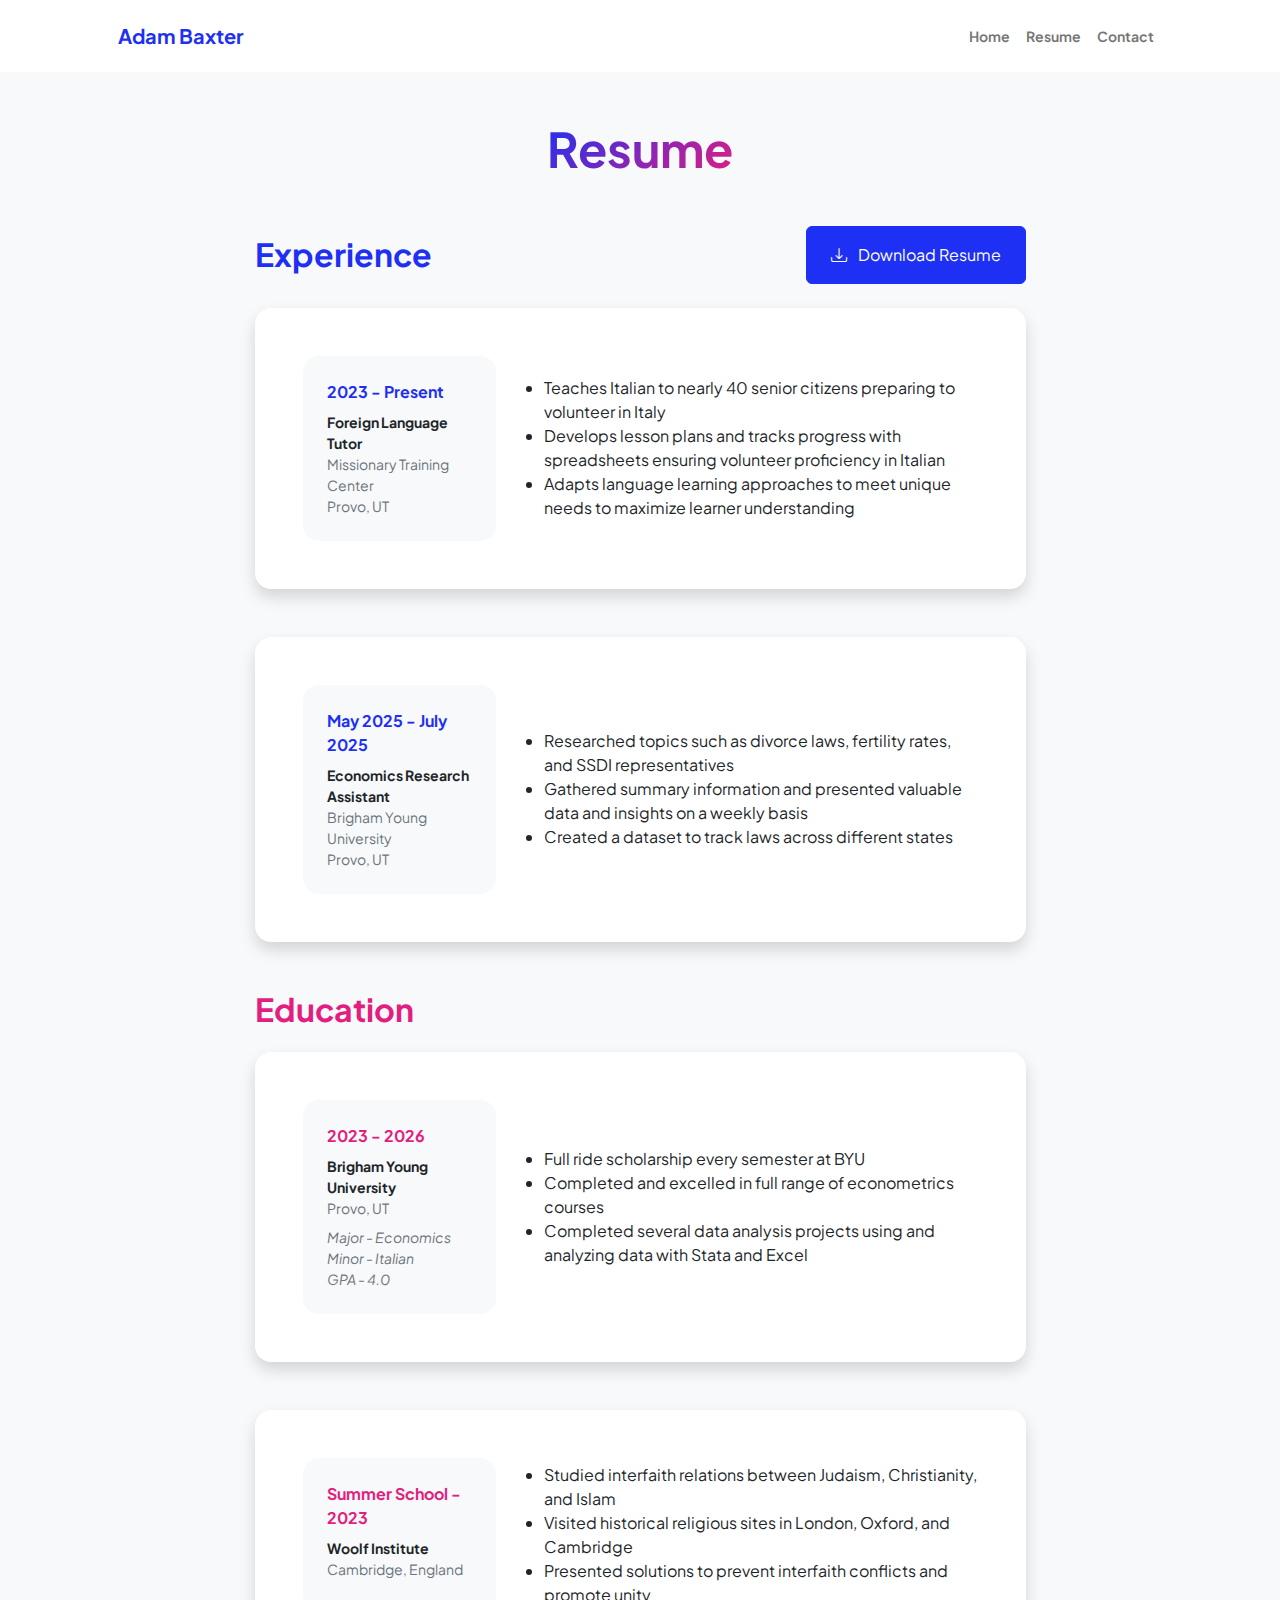
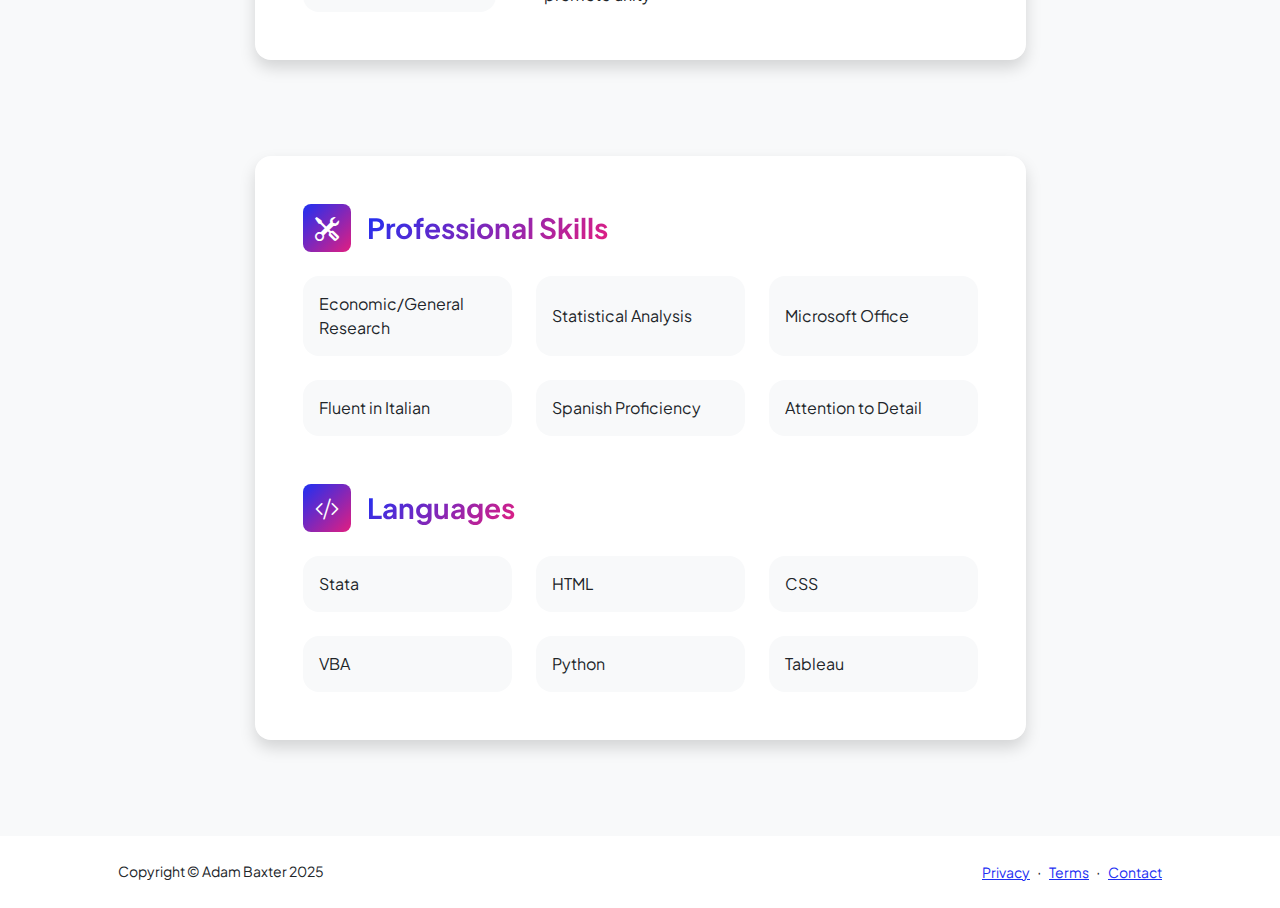
<file: Professional Page/resume.html>
<!DOCTYPE html>
<html lang="en">
    <head>
        <meta charset="utf-8" />
        <meta name="viewport" content="width=device-width, initial-scale=1, shrink-to-fit=no" />
        <meta name="description" content="" />
        <meta name="author" content="" />
        <title>Adam Baxter - Resume</title>
        <!-- Favicon-->
        <link rel="icon" type="image/x-icon" href="assets/favicon.ico" />
        <!-- Custom Google font-->
        <link rel="preconnect" href="https://fonts.googleapis.com" />
        <link rel="preconnect" href="https://fonts.gstatic.com" crossorigin />
        <link href="https://fonts.googleapis.com/css2?family=Plus+Jakarta+Sans:wght@100;200;300;400;500;600;700;800;900&amp;display=swap" rel="stylesheet" />
        <!-- Bootstrap icons-->
        <link href="https://cdn.jsdelivr.net/npm/bootstrap-icons@1.8.1/font/bootstrap-icons.css" rel="stylesheet" />
        <!-- Core theme CSS (includes Bootstrap)-->
        <link href="css/styles.css" rel="stylesheet" />
    </head>
    <body class="d-flex flex-column h-100 bg-light">
        <main class="flex-shrink-0">
            <!-- Navigation-->
            <nav class="navbar navbar-expand-lg navbar-light bg-white py-3">
                <div class="container px-5">
                    <a class="navbar-brand" href="index.html"><span class="fw-bolder text-primary">Adam Baxter</span></a>
                    <button class="navbar-toggler" type="button" data-bs-toggle="collapse" data-bs-target="#navbarSupportedContent" aria-controls="navbarSupportedContent" aria-expanded="false" aria-label="Toggle navigation"><span class="navbar-toggler-icon"></span></button>
                    <div class="collapse navbar-collapse" id="navbarSupportedContent">
                        <ul class="navbar-nav ms-auto mb-2 mb-lg-0 small fw-bolder">
                            <li class="nav-item"><a class="nav-link" href="index.html">Home</a></li>
                            <li class="nav-item"><a class="nav-link" href="resume.html">Resume</a></li>
                            <!-- <li class="nav-item"><a class="nav-link" href="projects.html">Projects</a></li> -->
                            <li class="nav-item"><a class="nav-link" href="contact.html">Contact</a></li>
                        </ul>
                    </div>
                </div>
            </nav>
            <!-- Page Content-->
            <div class="container px-5 my-5">
                <div class="text-center mb-5">
                    <h1 class="display-5 fw-bolder mb-0"><span class="text-gradient d-inline">Resume</span></h1>
                </div>
                <div class="row gx-5 justify-content-center">
                    <div class="col-lg-11 col-xl-9 col-xxl-8">
                        <!-- Experience Section-->
                        <section>
                            <div class="d-flex align-items-center justify-content-between mb-4">
                                <h2 class="text-primary fw-bolder mb-0">Experience</h2>
                                <!-- Download resume button-->
                                <!-- Note: Set the link href target to a PDF file within your project-->
                                <a class="btn btn-primary px-4 py-3" href="General Resumé.pdf" download>
                                    <div class="d-inline-block bi bi-download me-2"></div>
                                    Download Resume
                                </a>
                            </div>
                            <!-- Experience Card 1-->
                            <div class="card shadow border-0 rounded-4 mb-5">
                                <div class="card-body p-5">
                                    <div class="row align-items-center gx-5">
                                        <div class="col text-center text-lg-start mb-4 mb-lg-0">
                                            <div class="bg-light p-4 rounded-4">
                                                <div class="text-primary fw-bolder mb-2">2023 - Present</div>
                                                <div class="small fw-bolder">Foreign Language Tutor</div>
                                                <div class="small text-muted">Missionary Training Center</div>
                                                <div class="small text-muted">Provo, UT</div>
                                            </div>
                                        </div>
                                        <div class="col-lg-8"><div>
                                            <li>Teaches Italian to nearly 40 senior citizens preparing to volunteer in Italy</li>
                                            <li>Develops lesson plans and tracks progress with spreadsheets ensuring volunteer proficiency in Italian</li>
                                            <li>Adapts language learning approaches to meet unique needs to maximize learner understanding</li>
                                        </div></div>
                                    </div>
                                </div>
                            </div>
                            <!-- Experience Card 2-->
                            <div class="card shadow border-0 rounded-4 mb-5">
                                <div class="card-body p-5">
                                    <div class="row align-items-center gx-5">
                                        <div class="col text-center text-lg-start mb-4 mb-lg-0">
                                            <div class="bg-light p-4 rounded-4">
                                                <div class="text-primary fw-bolder mb-2">May 2025 - July 2025</div>
                                                <div class="small fw-bolder">Economics Research Assistant</div>
                                                <div class="small text-muted">Brigham Young University</div>
                                                <div class="small text-muted">Provo, UT</div>
                                            </div>
                                        </div>
                                        <div class="col-lg-8"><div>
                                            <li>Researched topics such as divorce laws, fertility rates, and SSDI representatives</li>
                                            <li>Gathered summary information and presented valuable data and insights on a weekly basis</li>
                                            <li>Created a dataset to track laws across different states</li>
                                        </div></div>
                                    </div>
                                </div>
                            </div>
                        </section>
                        <!-- Education Section-->
                        <section>
                            <h2 class="text-secondary fw-bolder mb-4">Education</h2>
                            <!-- Education Card 1-->
                            <div class="card shadow border-0 rounded-4 mb-5">
                                <div class="card-body p-5">
                                    <div class="row align-items-center gx-5">
                                        <div class="col text-center text-lg-start mb-4 mb-lg-0">
                                            <div class="bg-light p-4 rounded-4">
                                                <div class="text-secondary fw-bolder mb-2">2023 - 2026</div>
                                                <div class="mb-2">
                                                    <div class="small fw-bolder">Brigham Young University</div>
                                                    <div class="small text-muted">Provo, UT</div>
                                                </div>
                                                <div class="fst-italic">
                                                    <!-- <div class="small text-muted">Bachelor of Science</div> -->
                                                    <div class="small text-muted">Major - Economics</div>
                                                    <div class="small text-muted">Minor - Italian</div>
                                                    <div class="small text-muted">GPA - 4.0</div>
                                                </div>
                                            </div>
                                        </div>
                                        <div class="col-lg-8"><div>
                                            <li>Full ride scholarship every semester at BYU</li>
                                            <li>Completed and excelled in full range of econometrics courses</li>
                                            <li>Completed several data analysis projects using and analyzing data with Stata and Excel</li>
                                        </div></div>
                                    </div>
                                </div>
                            </div>
                            <!-- Education Card 2-->
                            <div class="card shadow border-0 rounded-4 mb-5">
                                <div class="card-body p-5">
                                    <div class="row align-items-center gx-5">
                                        <div class="col text-center text-lg-start mb-4 mb-lg-0">
                                            <div class="bg-light p-4 rounded-4">
                                                <div class="text-secondary fw-bolder mb-2">Summer School - 2023</div>
                                                <div class="mb-2">
                                                    <div class="small fw-bolder">Woolf Institute</div>
                                                    <div class="small text-muted">Cambridge, England</div>
                                                </div>
                                                <div class="fst-italic">
                                                    <!-- <div class="small text-muted">Undergraduate</div> -->
                                                    <!-- <div class="small text-muted">Computer Science</div> -->
                                                </div>
                                            </div>
                                        </div>
                                        <div class="col-lg-8"><div>
                                            <li>Studied interfaith relations between Judaism, Christianity, and Islam</li>
                                            <li>Visited historical religious sites in London, Oxford, and Cambridge</li>
                                            <li>Presented solutions to prevent interfaith conflicts and promote unity</li>
                                        </div></div>
                                    </div>
                                </div>
                            </div>
                        </section>
                        <!-- Divider-->
                        <div class="pb-5"></div>
                        <!-- Skills Section-->
                        <section>
                            <!-- Skillset Card-->
                            <div class="card shadow border-0 rounded-4 mb-5">
                                <div class="card-body p-5">
                                    <!-- Professional skills list-->
                                    <div class="mb-5">
                                        <div class="d-flex align-items-center mb-4">
                                            <div class="feature bg-primary bg-gradient-primary-to-secondary text-white rounded-3 me-3"><i class="bi bi-tools"></i></div>
                                            <h3 class="fw-bolder mb-0"><span class="text-gradient d-inline">Professional Skills</span></h3>
                                        </div>
                                        <div class="row row-cols-1 row-cols-md-3 mb-4">
                                            <div class="col mb-4 mb-md-0"><div class="d-flex align-items-center bg-light rounded-4 p-3 h-100">Economic/General Research</div></div>
                                            <div class="col mb-4 mb-md-0"><div class="d-flex align-items-center bg-light rounded-4 p-3 h-100">Statistical Analysis</div></div>
                                            <div class="col"><div class="d-flex align-items-center bg-light rounded-4 p-3 h-100">Microsoft Office</div></div>
                                        </div>
                                        <div class="row row-cols-1 row-cols-md-3">
                                            <div class="col mb-4 mb-md-0"><div class="d-flex align-items-center bg-light rounded-4 p-3 h-100">Fluent in Italian</div></div>
                                            <div class="col mb-4 mb-md-0"><div class="d-flex align-items-center bg-light rounded-4 p-3 h-100">Spanish Proficiency</div></div>
                                            <div class="col"><div class="d-flex align-items-center bg-light rounded-4 p-3 h-100">Attention to Detail</div></div>
                                        </div>
                                    </div>
                                    <!-- Languages list-->
                                    <div class="mb-0">
                                        <div class="d-flex align-items-center mb-4">
                                            <div class="feature bg-primary bg-gradient-primary-to-secondary text-white rounded-3 me-3"><i class="bi bi-code-slash"></i></div>
                                            <h3 class="fw-bolder mb-0"><span class="text-gradient d-inline">Languages</span></h3>
                                        </div>
                                        <div class="row row-cols-1 row-cols-md-3 mb-4">
                                            <div class="col mb-4 mb-md-0"><div class="d-flex align-items-center bg-light rounded-4 p-3 h-100">Stata</div></div>
                                            <div class="col mb-4 mb-md-0"><div class="d-flex align-items-center bg-light rounded-4 p-3 h-100">HTML</div></div>
                                            <div class="col"><div class="d-flex align-items-center bg-light rounded-4 p-3 h-100">CSS</div></div>
                                        </div>
                                        <div class="row row-cols-1 row-cols-md-3">
                                            <div class="col mb-4 mb-md-0"><div class="d-flex align-items-center bg-light rounded-4 p-3 h-100">VBA</div></div>
                                            <div class="col mb-4 mb-md-0"><div class="d-flex align-items-center bg-light rounded-4 p-3 h-100">Python</div></div>
                                            <div class="col"><div class="d-flex align-items-center bg-light rounded-4 p-3 h-100">Tableau</div></div>
                                        </div>
                                    </div>
                                </div>
                            </div>
                        </section>
                    </div>
                </div>
            </div>
        </main>
        <!-- Footer-->
        <footer class="bg-white py-4 mt-auto">
            <div class="container px-5">
                <div class="row align-items-center justify-content-between flex-column flex-sm-row">
                    <div class="col-auto"><div class="small m-0">Copyright &copy; Adam Baxter 2025</div></div>
                    <div class="col-auto">
                        <a class="small" href="#!">Privacy</a>
                        <span class="mx-1">&middot;</span>
                        <a class="small" href="#!">Terms</a>
                        <span class="mx-1">&middot;</span>
                        <a class="small" href="#!">Contact</a>
                    </div>
                </div>
            </div>
        </footer>
        <!-- Bootstrap core JS-->
        <script src="https://cdn.jsdelivr.net/npm/bootstrap@5.2.3/dist/js/bootstrap.bundle.min.js"></script>
        <!-- Core theme JS-->
        <script src="js/scripts.js"></script>
    </body>
</html>
</file>
<file: styles/divstyles.css>
body{
    background-color: black;
}
.common{
    border: 2px solid black;
    position: absolute;
}
.nav{
    position: relative;
    float: right;
    background-color: white;
    z-index: 3;
    font-size: small;
    color: #6E7CA0;
}
.header{
    font-family: 'Courier New', Courier, monospace;
    background-color: #0047BA;
    color: white;
    text-align: center;
    left: 0px;
    right: 0px;
    top: 0px;
    height: auto;
    z-index: 2;
}
.main{
    background-color: white;
    text-align: left;
    top: 40.5px;
    left: 0px;
    right: 0px;
    bottom: auto;
    padding-left: 50px;
    padding-right: 50px;
    z-index: 1;

    position: absolute;
}
.background{
    position: fixed;
    top: 0px;
    left: 0px;
    width: 400%;
    height: 400%;
    z-index: -1;
    opacity: 0.3;
}
.footer{
    position: fixed;
    text-align: center;
    font-style: italic;
    font-size: smaller;
    left: 0px;
    right: 0px;
    bottom: 0px;
    height: 20px;
    background-color: #0047BA;
    color: white;
    display: flexbox;
    z-index: 1;
}
.us{
    width: 15%;
}
img{
    width: 25%;
    margin-left: auto;
    margin-right: auto;
}
.container {
    display: flexbox;
    justify-content: center;
    gap: 50px;
    max-width: 10000px;
}
/* Make image containers layout horizontally and allow wrapping */
/* .container{
        display: flex;
        flex-wrap: wrap;
        gap: 1rem;
        justify-content: center;
        align-items: flex-start;
}
/* Override generic img centering for images inside .container */
/* .container img{
        display: block;
        margin: 0;
        width: 30%;
        max-width: 100%;
} */
p {
    text-align:left;
}
</file>
